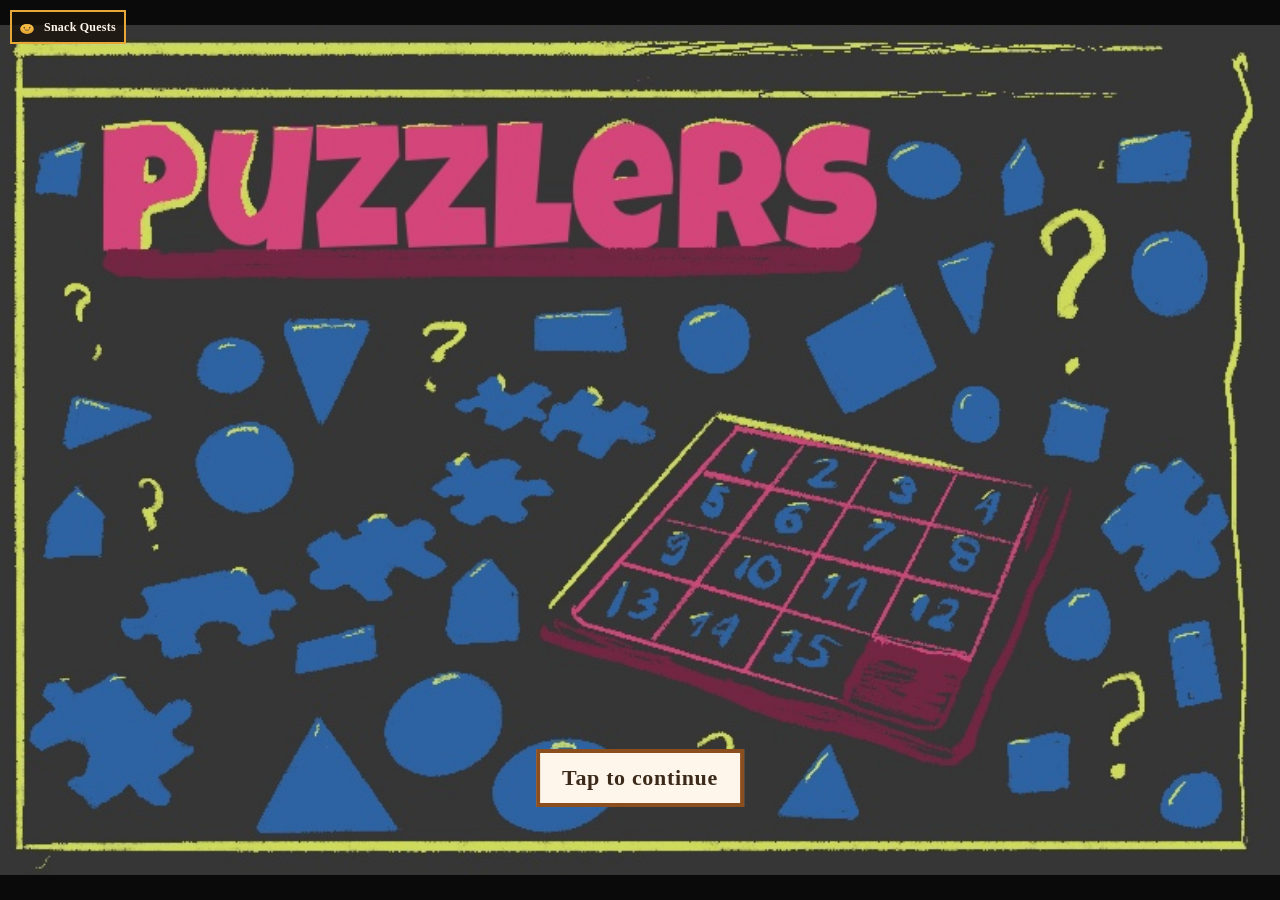
<file: index.html>
<!DOCTYPE html>
<html lang="en">
<head>
<meta charset="UTF-8">
<meta name="viewport" content="width=device-width, initial-scale=1.0">
<title>Puzzlers</title>
<style>
  :root {
    --bg: #14141c;
    --card: #1e1e2a;
    --line: #05050a;
    --teal: #60d0c0;
    --magenta: #d840b8;
    --yellow: #f8e060;
    --paper: #e9e6da;
  }
  * { box-sizing: border-box; }
  html, body {
    margin: 0;
    padding: 0;
    background: var(--bg);
    color: var(--paper);
    font-family: "Trebuchet MS", "Segoe UI", Verdana, sans-serif;
    min-height: 100%;
    min-height: 100dvh;
  }
  .wrap {
    max-width: 900px;
    margin: 0 auto;
    padding: 32px 20px 56px;
  }
  header {
    text-align: center;
    margin-bottom: 32px;
  }
  h1 {
    margin: 0;
    font-size: 34px;
    letter-spacing: 4px;
    color: var(--yellow);
    text-shadow: 2px 2px 0 var(--line);
  }
  .tagline {
    margin: 8px 0 0;
    color: var(--teal);
    font-size: 13px;
    letter-spacing: 1px;
  }
  .grid {
    display: grid;
    grid-template-columns: repeat(auto-fit, minmax(240px, 1fr));
    gap: 18px;
  }
  a.card {
    display: block;
    background: var(--card);
    border: 3px solid var(--line);
    border-radius: 14px;
    padding: 20px;
    text-decoration: none;
    color: var(--paper);
    transition: transform 0.15s ease, border-color 0.15s ease;
    box-shadow: 0 6px 0 var(--line);
  }
  a.card:hover {
    transform: translateY(-3px);
    border-color: var(--yellow);
  }
  a.card:active { transform: translateY(0); }
  .card h2 {
    margin: 0 0 6px;
    font-size: 19px;
    letter-spacing: 1.5px;
    color: var(--yellow);
  }
  .card p {
    margin: 0;
    font-size: 13px;
    color: #c8c6ba;
    line-height: 1.4;
  }
  .swatch {
    display: inline-block;
    width: 10px; height: 10px;
    border-radius: 50%;
    margin-right: 6px;
  }
  footer {
    text-align: center;
    margin-top: 40px;
    font-size: 11px;
    color: #6c6c80;
  }
  footer a { color: var(--teal); }
</style>
<style>

        #sq-open {
            position: fixed;
            inset: 0;
            z-index: 99999;
            background: #0a0a0a;
            display: flex;
            align-items: center;
            justify-content: center;
            box-sizing: border-box;
            padding: env(safe-area-inset-top) env(safe-area-inset-right) env(safe-area-inset-bottom) env(safe-area-inset-left);
        }
        #sq-open.is-off { display: none !important; }
        #sq-open .sq-stage {
            position: relative;
            width: min(100%, 1400px);
            max-height: 100%;
            max-height: 100dvh;
        }
        #sq-open .sq-art {
            display: block;
            width: 100%;
            height: auto;
            max-height: 100dvh;
            object-fit: contain;
        }
        #sq-open.pixel .sq-art {
            image-rendering: pixelated;
            image-rendering: crisp-edges;
        }
        #sq-open .sq-play {
            position: absolute;
            left: 50%;
            bottom: 8%;
            transform: translateX(-50%);
            background: none;
            border: 0;
            padding: 12px 16px;
            cursor: pointer;
            -webkit-tap-highlight-color: transparent;
            touch-action: manipulation;
        }
        #sq-open .sq-play img {
            display: block;
            width: 276px;
            height: 87px;
            image-rendering: pixelated;
            image-rendering: crisp-edges;
            image-rendering: -moz-crisp-edges;
            pointer-events: none;
        }
        @media (max-width: 640px) {
            #sq-open .sq-play img { width: 184px; height: 58px; }
        }

        #sq-open .sq-continue {
            position: absolute;
            left: 50%;
            bottom: 8%;
            transform: translateX(-50%);
            background: #fff6eb;
            color: #3b2a1a;
            border: 4px solid #8b4e1f;
            font-family: Georgia, "Times New Roman", serif;
            font-size: clamp(16px, 4vw, 22px);
            font-weight: 700;
            letter-spacing: 0.03em;
            padding: 12px 22px;
            cursor: pointer;
            -webkit-tap-highlight-color: transparent;
            touch-action: manipulation;
        }
        #sq-open .sq-howto {
            display: none;
            width: min(100%, 560px);
            max-height: 92dvh;
            overflow: auto;
            box-sizing: border-box;
            padding: 8px;
        }
        #sq-open.is-howto .sq-stage { display: none; }
        #sq-open.is-howto .sq-howto { display: block; }
        #sq-open .sq-howto-card {
            background: #fff6eb;
            color: #3b2a1a;
            border: 4px solid #8b4e1f;
            padding: 22px 20px 16px;
            text-align: center;
            box-sizing: border-box;
        }
        #sq-open .sq-howto-card h2 {
            margin: 0 0 12px;
            font-family: Georgia, "Times New Roman", serif;
            font-size: clamp(22px, 5vw, 30px);
            line-height: 1.2;
        }
        #sq-open .sq-howto-card p {
            margin: 0 0 10px;
            font-size: clamp(15px, 3.6vw, 18px);
            line-height: 1.45;
            text-align: left;
        }
        #sq-open.is-howto .sq-play {
            position: static;
            transform: none;
            margin: 10px auto 0;
            display: inline-block;
        }

        #sq-open .sq-studio {
            position: absolute;
            top: 10px;
            left: 10px;
            z-index: 5;
            display: flex;
            align-items: center;
            gap: 6px;
            text-decoration: none;
            color: #fff6eb;
            background: rgba(26, 18, 12, 0.78);
            border: 2px solid #e8a838;
            padding: 4px 8px 4px 4px;
            font-family: Georgia, "Times New Roman", serif;
            font-size: 12px;
            font-weight: 700;
            letter-spacing: 0.02em;
            line-height: 1;
            -webkit-tap-highlight-color: transparent;
        }
        #sq-open .sq-studio svg {
            display: block;
            width: 22px;
            height: 22px;
            flex: none;
        }



</style>
</head>
<body>
<div id="sq-open" role="dialog" aria-modal="true" aria-label="Puzzlers">
    <a class="sq-studio" href="https://snackquests.com" id="sq-studio">
    <svg viewBox="0 0 64 64" width="22" height="22" aria-hidden="true" focusable="false">
      <ellipse cx="32" cy="38" rx="20" ry="14" fill="#E8A838"/>
      <ellipse cx="32" cy="34" rx="18" ry="11" fill="#F4B942"/>
      <circle cx="24" cy="34" r="2.2" fill="#3B2A1A"/>
      <circle cx="40" cy="34" r="2.2" fill="#3B2A1A"/>
      <path d="M26 40c2 2.4 10 2.4 12 0" fill="none" stroke="#3B2A1A" stroke-width="2" stroke-linecap="round"/>
    </svg>
    <span>Snack Quests</span>
  </a>
<div class="sq-stage" id="sq-art-screen">
    <img class="sq-art" src="assets/opening.jpg" alt="Puzzlers">
    <button type="button" class="sq-continue" id="sq-continue">Tap to continue</button>
  </div>
  <div class="sq-howto" id="sq-howto">
    <div class="sq-howto-card">
      <h2>How to play</h2>
      <p>Slide. Match. Solve.</p>
      <button type="button" class="sq-play" id="sq-play" aria-label="Play">
        <img src="assets/btn_play.png" alt="PLAY" width="92" height="29">
      </button>
    </div>
  </div>
</div>

  <div class="wrap">
    <header>
      <h1>PUZZLERS</h1>
      <p class="tagline">Four small puzzle games</p>
    </header>
    <div class="grid">
      <a class="card" href="match-3/">
        <h2><span class="swatch" style="background:var(--magenta)"></span>Match-3</h2>
        <p>Classic match-three, diagonal mode &mdash; only diagonal three-in-a-rows count.</p>
      </a>
      <a class="card" href="gem-match/">
        <h2><span class="swatch" style="background:var(--teal)"></span>Bracket Racket</h2>
        <p>A hand-drawn match-three board of tabs and brackets, tuned and hardened for mobile touch play.</p>
      </a>
      <a class="card" href="pipe-flow/">
        <h2><span class="swatch" style="background:var(--yellow)"></span>Pipe Flow</h2>
        <p>Tap a pipe to rotate it. Route the flow from spout to drain without leaks.</p>
      </a>
      <a class="card" href="growth-meter/">
        <h2><span class="swatch" style="background:var(--magenta)"></span>Growth Meter</h2>
        <p>A Daily Bread devotional puzzle &mdash; five short stages alternating a vine-path and a memory-match puzzle, each closing with a verse.</p>
      </a>
    </div>
    <footer>
      <a href="https://github.com/chearst444/Puzzlers">chearst444/Puzzlers</a> on GitHub
    </footer>
  </div>

<script>
(function () {
  var overlay = document.getElementById('sq-open');
  var cont = document.getElementById('sq-continue');
  var btn = document.getElementById('sq-play');
  var stage = overlay && overlay.querySelector('.sq-stage');
  if (!overlay) return;
  function goHowto(e) {
    if (overlay.classList.contains('is-howto') || overlay.classList.contains('is-off')) return;
    if (e) { e.preventDefault(); e.stopPropagation(); }
    overlay.classList.add('is-howto');
  }
  function start(e) {
    if (e) { e.preventDefault(); e.stopPropagation(); }
    overlay.classList.add('is-off');
    overlay.setAttribute('aria-hidden', 'true');
    if (typeof gameState !== 'undefined' && gameState === 'TITLE') {
      gameState = 'PLAYING';
    }
    document.dispatchEvent(new CustomEvent('sq-play'));
  }
  if (cont) cont.addEventListener('click', goHowto);
  if (stage) stage.addEventListener('click', goHowto);
  if (btn) btn.addEventListener('click', start);
  window.addEventListener('keydown', function (e) {
    if (overlay.classList.contains('is-off')) return;
    if (e.code === 'Enter' || e.code === 'Space') {
      if (overlay.classList.contains('is-howto')) start(e);
      else goHowto(e);
    }
  }, true);
})();
</script>

</body>
</html>
</file>
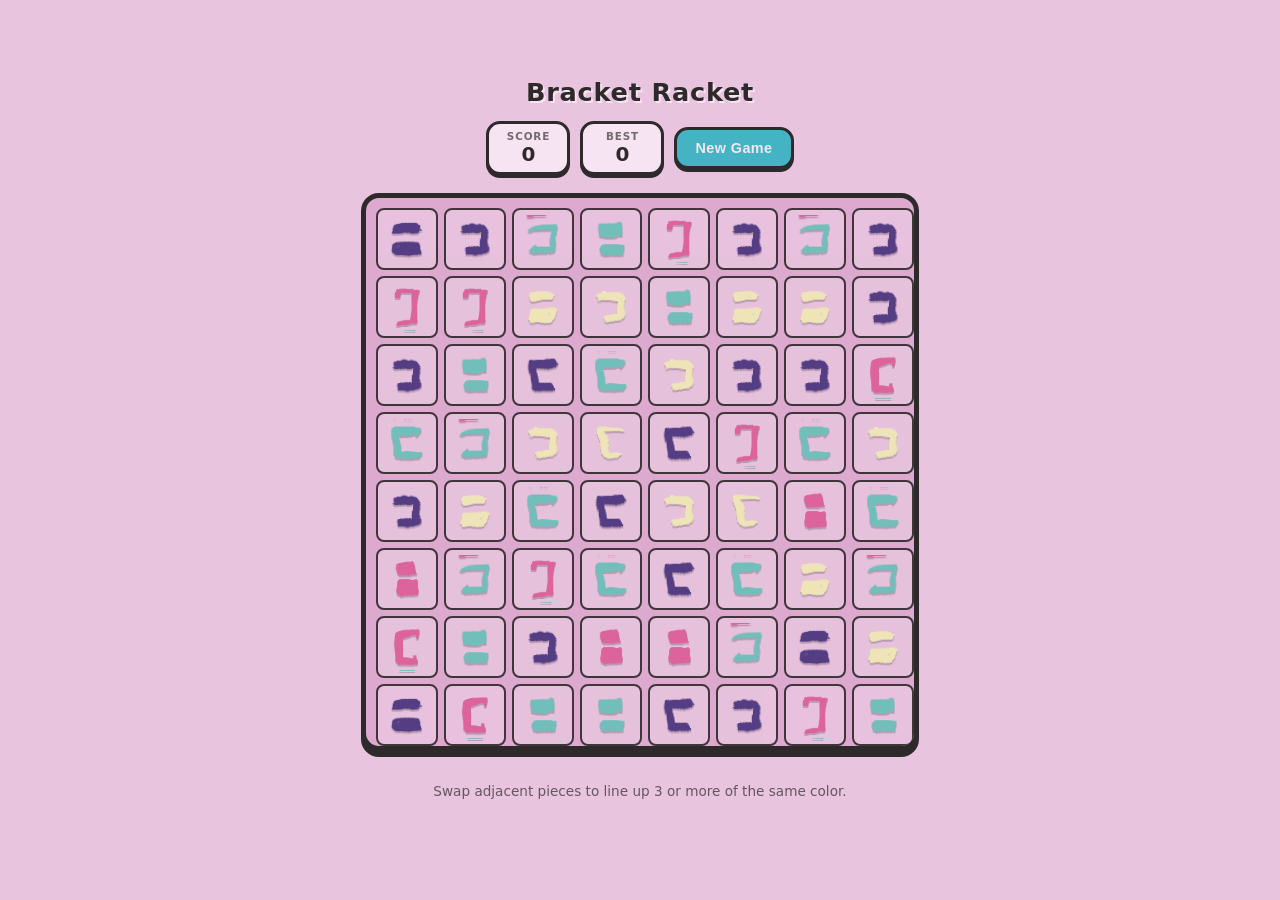
<file: gem-match/index.html>
<!DOCTYPE html>
<html lang="en">
<head>
<meta charset="UTF-8" />
<meta name="viewport" content="width=device-width, initial-scale=1, maximum-scale=1, minimum-scale=1, user-scalable=no, viewport-fit=cover" />
<meta name="mobile-web-app-capable" content="yes" />
<meta name="apple-mobile-web-app-capable" content="yes" />
<meta name="apple-mobile-web-app-status-bar-style" content="black-translucent" />
<meta name="theme-color" content="#E8C4DE" />
<title>Puzzlers &mdash; Bracket Racket</title>
<link rel="stylesheet" href="css/style.css" />
</head>
<body>
<div id="app">

  <header class="hud">
    <h1 class="title">Bracket Racket</h1>
    <div class="pill pill--score" aria-label="Score panel">
      <span class="pill__label">SCORE</span>
      <span class="pill__value" id="scoreValue">0</span>
    </div>
    <div class="pill pill--best" aria-label="Best score panel">
      <span class="pill__label">BEST</span>
      <span class="pill__value" id="bestValue">0</span>
    </div>
    <button class="btn" id="newGameBtn" type="button">New Game</button>
  </header>

  <main class="board-wrap">
    <div class="board" id="board" role="grid" aria-label="Match-3 board"></div>
    <div class="board-message" id="boardMessage" hidden></div>
  </main>

  <footer class="foot">
    <p>Swap adjacent pieces to line up 3 or more of the same color.</p>
  </footer>

</div>
<script src="js/game.js"></script>
</body>
</html>
</file>
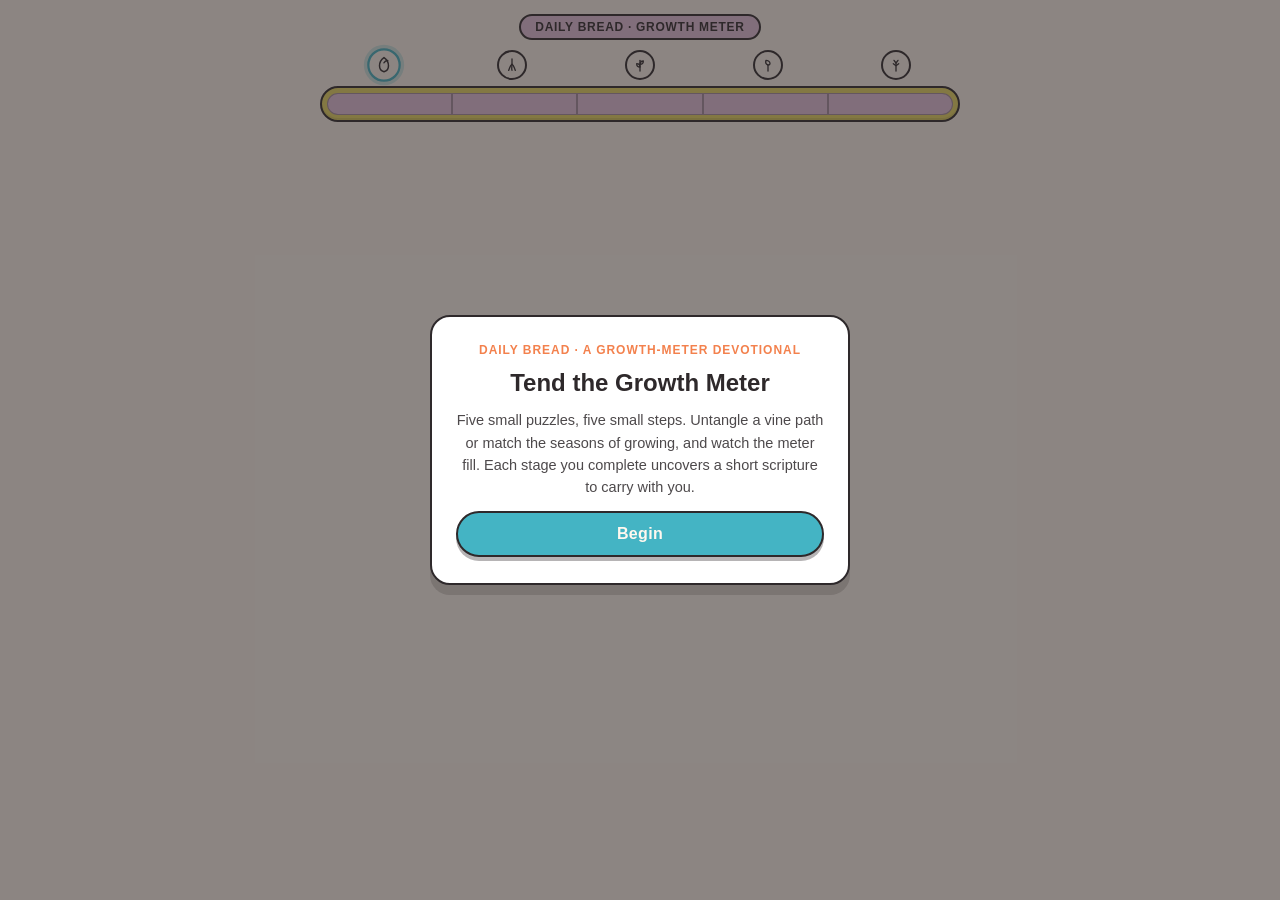
<file: growth-meter/index.html>
<!DOCTYPE html>
<html lang="en">
<head>
<meta charset="UTF-8" />
<meta name="viewport" content="width=device-width, initial-scale=1, maximum-scale=1, minimum-scale=1, user-scalable=no, viewport-fit=cover" />
<meta name="mobile-web-app-capable" content="yes" />
<meta name="apple-mobile-web-app-capable" content="yes" />
<meta name="apple-mobile-web-app-status-bar-style" content="black-translucent" />
<meta name="theme-color" content="#44B4C4" />
<title>Growth Meter &mdash; Daily Bread Puzzle</title>
<link rel="stylesheet" href="css/style.css" />
</head>
<body>
<div id="app">

  <header class="hud">
    <span class="track-tag">Daily Bread &middot; Growth Meter</span>

    <div class="meter-wrap" role="group" aria-label="Growth progress">
      <div class="icon-row" id="iconRow"></div>
      <div class="meter" id="meter">
        <div class="meter__inner" id="meterInner"></div>
      </div>
    </div>

    <div class="stage-info">
      <h1 class="stage-info__title" id="stageTitle">&nbsp;</h1>
      <p class="stage-info__subtitle" id="stageSubtitle">&nbsp;</p>
    </div>
  </header>

  <main id="stageWrap" class="stage-wrap" aria-label="Puzzle stage"></main>

</div>

<div id="introOverlay" class="overlay" role="dialog" aria-modal="true">
  <div class="overlay__card">
    <p class="overlay__eyebrow">Daily Bread &middot; a growth-meter devotional</p>
    <h2 class="overlay__title">Tend the Growth Meter</h2>
    <p class="overlay__body">
      Five small puzzles, five small steps. Untangle a vine path or match the
      seasons of growing, and watch the meter fill. Each stage you complete
      uncovers a short scripture to carry with you.
    </p>
    <button class="btn btn--primary" id="beginBtn" type="button">Begin</button>
  </div>
</div>

<div id="reflectionOverlay" class="overlay" role="dialog" aria-modal="true" hidden>
  <div class="overlay__card">
    <p class="overlay__eyebrow" id="reflectionStage">Stage 1 of 5</p>
    <h2 class="overlay__title" id="reflectionRef">Reference</h2>
    <p class="overlay__verse" id="reflectionVerse">&ldquo;&rdquo;</p>
    <p class="overlay__body" id="reflectionNote"></p>
    <button class="btn btn--primary" id="continueBtn" type="button">Continue</button>
  </div>
</div>

<div id="harvestOverlay" class="overlay" role="dialog" aria-modal="true" hidden>
  <div class="overlay__card overlay__card--wide">
    <p class="overlay__eyebrow">Growth Meter complete</p>
    <h2 class="overlay__title">The Harvest</h2>
    <p class="overlay__body">
      Every stage is tended. Here is what you gathered along the way:
    </p>
    <ol class="harvest-list" id="harvestList"></ol>
    <button class="btn btn--primary" id="restartBtn" type="button">Plant Again</button>
  </div>
</div>

<script src="js/game.js"></script>
</body>
</html>
</file>
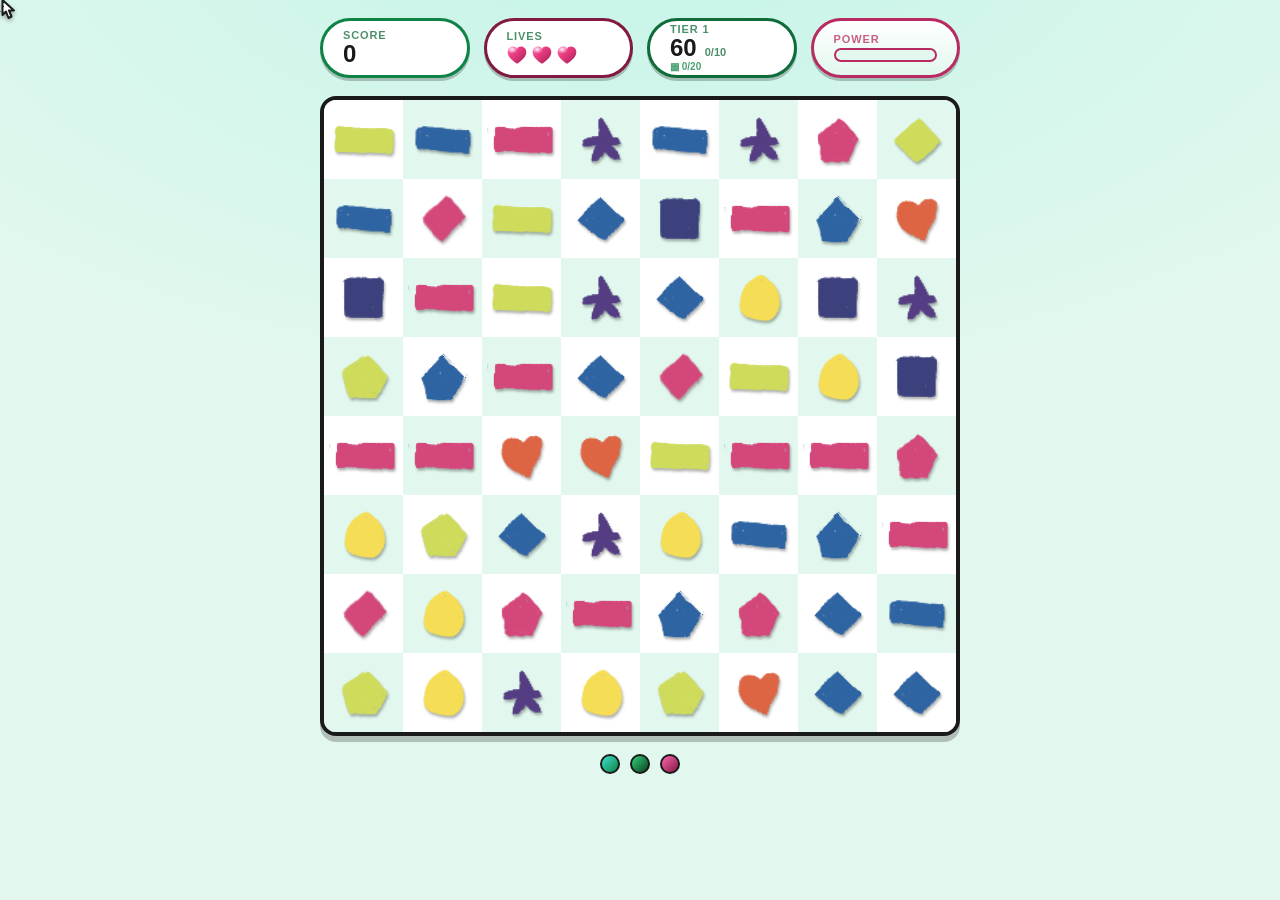
<file: match-3/index.html>
<!DOCTYPE html>
<html lang="en">
<head>
<meta charset="UTF-8" />
<meta name="viewport" content="width=device-width, initial-scale=1, maximum-scale=1, minimum-scale=1, user-scalable=no, viewport-fit=cover" />
<meta name="mobile-web-app-capable" content="yes" />
<meta name="apple-mobile-web-app-capable" content="yes" />
<meta name="apple-mobile-web-app-status-bar-style" content="black-translucent" />
<meta name="theme-color" content="#0E8345" />
<title>Puzzlers &mdash; Match-3</title>
<link rel="stylesheet" href="css/style.css" />
</head>
<body>
<div id="app">

  <header id="hud" class="hud">
    <div class="pill pill--score" id="scorePanel" aria-label="Score panel">
      <div class="pill__content">
        <span class="pill__label">SCORE</span>
        <span class="pill__value" id="scoreValue">0</span>
      </div>
    </div>

    <div class="pill pill--hearts" id="heartsPanel" aria-label="Lives panel">
      <div class="pill__content">
        <span class="pill__label">LIVES</span>
        <div class="hearts" id="heartsRow">
          <span class="heart is-filled"></span>
          <span class="heart is-filled"></span>
          <span class="heart is-filled"></span>
        </div>
      </div>
    </div>

    <div class="pill pill--timer" id="timerPanel" aria-label="Time-attack tier panel">
      <span class="time-bonus" id="timeBonus"></span>
      <div class="pill__content">
        <span class="pill__label" id="tierLabel">TIER 1</span>
        <div class="timer-row">
          <span class="pill__value" id="timerValue">60</span>
          <span class="timer-progress" id="tierProgress">0/10</span>
        </div>
        <span class="mode-progress" id="modeProgress">▦ 0/20</span>
      </div>
    </div>

    <div class="pill pill--power" id="powerPanel" aria-label="Power meter panel">
      <div class="pill__content pill__content--power">
        <span class="pill__label">POWER</span>
        <div class="meter" id="meterTrack">
          <div class="meter__fill" id="meterFill"></div>
          <span class="meter__word" id="meterWord"></span>
        </div>
      </div>
    </div>
  </header>

  <div id="frenzyTag" class="frenzy-tag" hidden>FRENZY</div>
  <div id="banner" class="banner" hidden></div>

  <main id="boardWrap" class="board-wrap">
    <div id="board" class="board" role="grid" aria-label="Match-3 game board"></div>
  </main>

  <footer class="legend" aria-hidden="true">
    <span class="legend__chip legend__chip--teal"></span>
    <span class="legend__chip legend__chip--forest"></span>
    <span class="legend__chip legend__chip--pink"></span>
  </footer>

</div>

<div id="countdownOverlay" class="countdown-overlay" hidden>
  <span class="countdown-overlay__num" id="countdownNumber">10</span>
</div>

<div id="modeScreen" class="mode-screen" hidden>
  <div class="mode-screen__card" id="modeScreenCard">
    <div class="mode-screen__title" id="modeScreenTitle">DIAGONAL TIME</div>
    <p class="mode-screen__subtitle" id="modeScreenSubtitle">Only diagonal 3-in-a-rows count now.</p>
    <div class="mode-screen__timer" id="modeScreenTimer">Starting in 5&hellip;</div>
  </div>
</div>

<div id="cursorSprite" aria-hidden="true"></div>
<script src="js/game.js"></script>
</body>
</html>
</file>
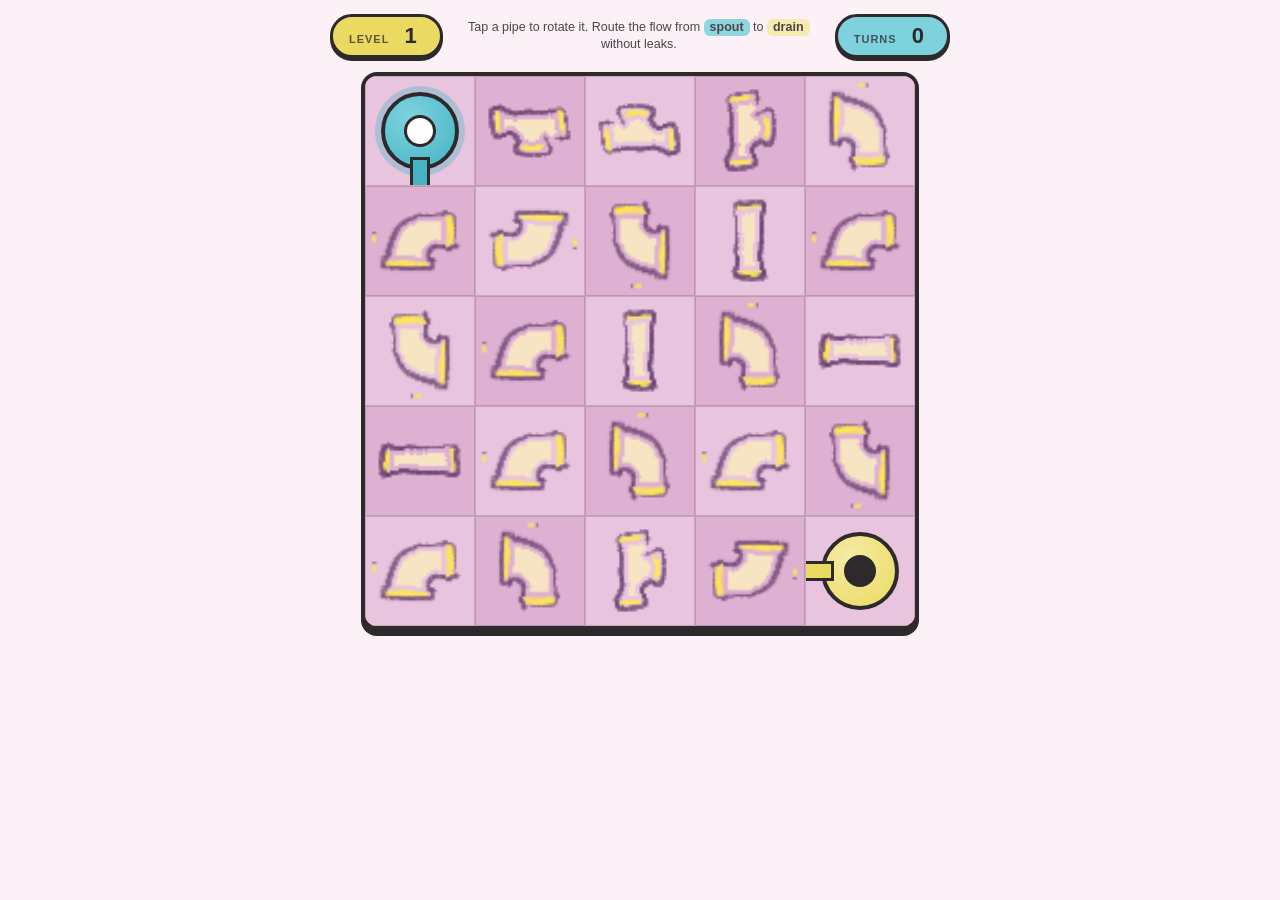
<file: pipe-flow/index.html>
<!DOCTYPE html>
<html lang="en">
<head>
<meta charset="UTF-8" />
<meta name="viewport" content="width=device-width, initial-scale=1, maximum-scale=1, minimum-scale=1, user-scalable=no, viewport-fit=cover" />
<meta name="mobile-web-app-capable" content="yes" />
<meta name="apple-mobile-web-app-capable" content="yes" />
<meta name="apple-mobile-web-app-status-bar-style" content="black-translucent" />
<meta name="theme-color" content="#E8C4DE" />
<title>Puzzlers &mdash; Pipe Flow</title>
<link rel="stylesheet" href="css/style.css" />
</head>
<body>
<div id="app">

  <header id="hud" class="hud">
    <div class="pill pill--level" id="levelPanel" aria-label="Level counter">
      <div class="pill__content">
        <span class="pill__label">LEVEL</span>
        <span class="pill__value" id="levelValue">1</span>
      </div>
    </div>

    <p class="instructions">Tap a pipe to rotate it. Route the flow from
      <span class="instructions__chip instructions__chip--source">spout</span> to
      <span class="instructions__chip instructions__chip--dest">drain</span> without leaks.</p>

    <div class="pill pill--rotations" id="rotationsPanel" aria-label="Rotation counter">
      <div class="pill__content">
        <span class="pill__label">TURNS</span>
        <span class="pill__value" id="rotationsValue">0</span>
      </div>
    </div>
  </header>

  <main id="boardWrap" class="board-wrap">
    <div id="board" class="board" role="grid" aria-label="Pipe connection puzzle board"></div>
  </main>

  <div id="confetti" class="confetti" aria-hidden="true"></div>

  <div id="winToast" class="win-toast" hidden>
    <span class="win-toast__title">Flow Complete!</span>
    <span class="win-toast__subtitle" id="winSubtitle">Level 1 solved</span>
  </div>

</div>

<script src="js/game.js"></script>
</body>
</html>
</file>
<file: gem-match/css/style.css>
/* ===========================================================
   Bracket Racket — palette
   =========================================================== */
:root {
  --tomato-red:     #E9453A;
  --squash-orange:  #F3814D;
  --marigold-yellow:#EBDA61;
  --sky-teal:       #44B4C4;
  --olive-vine:     #BFA749;

  --blush-pink:     #E8C4DE;
  --ink-outline:    #2E292B;

  --blush-pink-deep: #DDA9CF;
  --paper:          #F7E4F2;

  --cell-size: min(11.5vw, 11.5vh, 68px);
  --board-gap: 6px;
  --board-pad: 10px;
}

* { box-sizing: border-box; }
[hidden] { display: none !important; }

html, body {
  margin: 0;
  padding: 0;
  min-height: 100%;
  overscroll-behavior: none;
  background: var(--blush-pink);
  color: var(--ink-outline);
  font-family: "Baloo 2", "Trebuchet MS", "Segoe UI", system-ui, sans-serif;
  -webkit-tap-highlight-color: transparent;
  -webkit-touch-callout: none;
  user-select: none;
  /* pan-y (not none): lets the page scroll on cramped screens instead of
     clipping content, while the board/gems below opt out with their own
     touch-action:none so dragging a gem never scrolls the page. */
  touch-action: pan-y;
  overflow-x: hidden;
}

#app {
  min-height: 100vh;
  min-height: 100dvh;
  display: flex;
  flex-direction: column;
  align-items: center;
  justify-content: center;
  gap: 18px;
  padding: 18px 12px 28px;
  padding-top: calc(18px + env(safe-area-inset-top, 0px));
  padding-bottom: calc(28px + env(safe-area-inset-bottom, 0px));
  padding-left: calc(12px + env(safe-area-inset-left, 0px));
  padding-right: calc(12px + env(safe-area-inset-right, 0px));
  box-sizing: border-box;
}

/* ---------- HUD ---------- */
.hud {
  display: flex;
  align-items: center;
  flex-wrap: wrap;
  justify-content: center;
  gap: 10px;
  max-width: 560px;
  width: 100%;
}

.title {
  width: 100%;
  text-align: center;
  margin: 0 0 4px;
  font-size: 1.6rem;
  letter-spacing: 0.03em;
  color: var(--ink-outline);
  text-shadow: 2px 2px 0 var(--paper);
}

.pill {
  display: flex;
  flex-direction: column;
  align-items: center;
  min-width: 84px;
  padding: 6px 14px;
  background: var(--paper);
  border: 3px solid var(--ink-outline);
  border-radius: 14px;
  box-shadow: 0 3px 0 var(--ink-outline);
}

.pill__label {
  font-size: 0.65rem;
  font-weight: 700;
  letter-spacing: 0.08em;
  color: var(--ink-outline);
  opacity: 0.65;
}

.pill__value {
  font-size: 1.25rem;
  font-weight: 800;
  color: var(--ink-outline);
  font-variant-numeric: tabular-nums;
}

.btn {
  padding: 10px 18px;
  font-size: 0.9rem;
  font-weight: 700;
  letter-spacing: 0.03em;
  color: var(--paper);
  background: var(--sky-teal);
  border: 3px solid var(--ink-outline);
  border-radius: 14px;
  box-shadow: 0 3px 0 var(--ink-outline);
  cursor: pointer;
}
.btn:active {
  transform: translateY(2px);
  box-shadow: 0 1px 0 var(--ink-outline);
}

/* ---------- Board ---------- */
.board-wrap {
  position: relative;
}

.board {
  position: relative;
  display: block;
  overflow: hidden;
  touch-action: none;
  background: var(--blush-pink-deep);
  border: 5px solid var(--ink-outline);
  border-radius: 18px;
  padding: var(--board-pad);
  box-shadow: 0 6px 0 var(--ink-outline);
}

/* grid line cells drawn under the gems, gives the "ink outline on the grid" look */
.cell {
  position: absolute;
  border: 2px solid var(--ink-outline);
  border-radius: 8px;
  background: var(--blush-pink);
  opacity: 0.9;
}

.cell.is-selected {
  background: var(--paper);
  box-shadow: inset 0 0 0 3px var(--ink-outline);
}

.cell.is-hint {
  animation: hint-pulse 1s ease-in-out infinite;
}

@keyframes hint-pulse {
  0%, 100% { box-shadow: inset 0 0 0 0 rgba(46,41,43,0); }
  50%      { box-shadow: inset 0 0 0 3px rgba(46,41,43,0.35); }
}

/* ---------- Gems ---------- */
.gem {
  position: absolute;
  display: flex;
  align-items: center;
  justify-content: center;
  width: var(--cell-size);
  height: var(--cell-size);
  transition: transform 220ms cubic-bezier(.35,1.6,.6,1), opacity 160ms ease, left 220ms cubic-bezier(.35,1.6,.6,1), top 220ms cubic-bezier(.35,1.6,.6,1);
  cursor: pointer;
  touch-action: none;
  -webkit-touch-callout: none;
  -webkit-user-drag: none;
  will-change: left, top, transform, opacity;
}

.gem__art {
  width: 78%;
  height: 78%;
  background-repeat: no-repeat;
  background-position: center;
  background-size: contain;
  filter: drop-shadow(0 2px 0 rgba(46,41,43,0.25));
  transition: transform 140ms ease;
}

.gem.is-selected .gem__art {
  transform: scale(1.12);
}

.gem.is-matched {
  transform: scale(0);
  opacity: 0;
  transition: transform 220ms ease-in, opacity 220ms ease-in;
}

.gem.is-spawning {
  opacity: 0;
}

.gem.is-invalid .gem__art {
  animation: shake 320ms ease;
}

@keyframes shake {
  0%, 100% { transform: translateX(0); }
  25%      { transform: translateX(-6%); }
  75%      { transform: translateX(6%); }
}

/* ---------- Board message overlay ---------- */
.board-message {
  position: absolute;
  inset: 0;
  display: flex;
  align-items: center;
  justify-content: center;
  background: rgba(232, 196, 222, 0.9);
  border: 5px solid var(--ink-outline);
  border-radius: 18px;
  font-size: 1.3rem;
  font-weight: 800;
  color: var(--ink-outline);
  text-align: center;
  padding: 20px;
}

.foot {
  max-width: 480px;
  text-align: center;
  opacity: 0.7;
  font-size: 0.85rem;
}

/* ---------- small / short screens (phones, phone landscape) ---------- */
@media (max-width: 420px) {
  .title { font-size: 1.3rem; }
  .pill { min-width: 68px; padding: 5px 10px; }
  .btn { padding: 8px 14px; font-size: 0.82rem; }
}

@media (max-height: 480px) {
  #app { gap: 8px; padding-top: calc(8px + env(safe-area-inset-top, 0px)); padding-bottom: calc(8px + env(safe-area-inset-bottom, 0px)); }
  .title { font-size: 1.05rem; margin-bottom: 0; }
  .foot { font-size: 0.7rem; }
  .foot p { margin: 2px 0; }
}

/* Very short viewports (phone landscape): the title and footer help text
   are nice-to-haves, not load-bearing — drop them first to keep the whole
   board on screen instead of clipped or scrolled. */
@media (max-height: 360px) {
  #app { gap: 4px; }
  .title { display: none; }
  .foot { display: none; }
  .pill { padding: 2px 8px; min-width: 0; }
  .pill__label { font-size: 0.55rem; }
  .pill__value { font-size: 0.95rem; }
  .btn { padding: 5px 10px; font-size: 0.72rem; }
}
</file>
<file: growth-meter/css/style.css>
/* =========================================================================
   Growth Meter — Daily Bread devotional puzzle
   A striped "growth meter" (recolored Kenney progress-bar styling, built in
   pure CSS since no bitmap asset ships in this repo) fills in five segments
   as the player clears five small vine-path / memory-match puzzles. Every
   completed segment unlocks a short scripture + reflection line.

   Harvest Palette:
     Tomato Red    #E9453A   Squash Orange #F3814D   Marigold Yellow #EBDA61
     Sky Teal      #44B4C4   Olive Vine    #BFA749    Blush Pink      #E8C4DE
     Ink Outline   #2E292B
   ========================================================================= */

:root {
  --tomato:   #E9453A;
  --squash:   #F3814D;
  --marigold: #EBDA61;
  --sky-teal: #44B4C4;
  --olive:    #BFA749;
  --blush:    #E8C4DE;
  --ink:      #2E292B;

  --paper: #FFF8EF;
  --card:  #FFFFFF;

  --dur: 260ms;
  color-scheme: light;
}

/* --------------------------------- Reset -------------------------------- */
* { box-sizing: border-box; }
html, body {
  margin: 0;
  padding: 0;
  width: 100%;
  height: 100%;
  overscroll-behavior: none;
  background: var(--paper);
}
body {
  font-family: -apple-system, BlinkMacSystemFont, "Segoe UI", Roboto, "Helvetica Neue", Arial, sans-serif;
  color: var(--ink);
  touch-action: pan-y;
  -webkit-user-select: none;
  user-select: none;
  -webkit-tap-highlight-color: transparent;
  overflow-x: hidden;
}
h1, h2, p { margin: 0; }
button { font: inherit; }

/* ------------------------------- App shell ------------------------------- */
#app {
  min-height: 100dvh;
  display: flex;
  flex-direction: column;
  align-items: center;
  padding: max(14px, env(safe-area-inset-top)) 16px max(14px, env(safe-area-inset-bottom));
  gap: 18px;
}

.hud {
  width: min(94vw, 640px);
  display: flex;
  flex-direction: column;
  gap: 10px;
}

.track-tag {
  align-self: center;
  font-size: 12px;
  font-weight: 700;
  letter-spacing: 0.06em;
  text-transform: uppercase;
  color: var(--ink);
  background: var(--blush);
  border: 2px solid var(--ink);
  border-radius: 999px;
  padding: 4px 14px;
}

/* --------------------------------- Meter ---------------------------------
   Outer shell = Marigold Yellow, standing in for the rounded end-cap pieces
   of a Kenney striped progress bar. Inset track = Blush Pink background.
   Each of the 5 segments fills independently with a striped Sky Teal bar. */
.meter-wrap { display: flex; flex-direction: column; gap: 6px; }

.icon-row {
  display: flex;
}
.icon-row__item {
  flex: 1;
  display: flex;
  justify-content: center;
}
.stage-icon {
  width: 30px;
  height: 30px;
  border-radius: 50%;
  display: flex;
  align-items: center;
  justify-content: center;
  background: var(--paper);
  border: 2.5px solid var(--ink);
  color: var(--ink);
  transition: background var(--dur) ease, border-color var(--dur) ease, transform var(--dur) ease;
}
.stage-icon svg { width: 16px; height: 16px; display: block; }
.stage-icon.is-current {
  border-color: var(--sky-teal);
  transform: scale(1.12);
  box-shadow: 0 0 0 3px rgba(68, 180, 196, 0.25);
}
.stage-icon.is-complete {
  background: var(--squash);
  border-color: var(--ink);
  color: var(--paper);
}

.meter {
  padding: 5px;
  background: var(--marigold);
  border: 2.5px solid var(--ink);
  border-radius: 999px;
  box-shadow: inset 0 -2px 0 rgba(0,0,0,0.08);
}
.meter__inner {
  display: flex;
  background: var(--blush);
  border-radius: 999px;
  overflow: hidden;
  border: 1.5px solid rgba(46,41,43,0.35);
  height: 22px;
}
.meter-seg {
  flex: 1;
  position: relative;
  border-right: 2px solid rgba(46,41,43,0.35);
}
.meter-seg:last-child { border-right: none; }
.meter-seg__fill {
  position: absolute;
  inset: 0;
  width: 0%;
  background:
    repeating-linear-gradient(
      -45deg,
      rgba(255,255,255,0.32) 0 8px,
      rgba(255,255,255,0) 8px 16px
    ),
    var(--sky-teal);
  transition: width 900ms cubic-bezier(.22,.9,.3,1);
}
.meter-seg.is-filled .meter-seg__fill { width: 100%; }

.stage-info { text-align: center; min-height: 44px; }
.stage-info__title {
  font-size: 19px;
  font-weight: 800;
  letter-spacing: 0.01em;
}
.stage-info__subtitle {
  font-size: 13px;
  color: rgba(46,41,43,0.7);
  margin-top: 2px;
}

/* ------------------------------- Stage wrap ------------------------------- */
.stage-wrap {
  width: min(94vw, 520px);
  flex: 1;
  display: flex;
  align-items: center;
  justify-content: center;
  min-height: 0;
}

/* ------------------------------ Vine puzzle -------------------------------
   Each grid cell is a rotatable "vine" tile. Unsolved sides render in Olive
   Vine; once the whole path connects, the run glows Sky Teal with Squash
   Orange leaf nodes at every bend. */
.vine-board {
  --vine-cell: 78px;
  position: relative;
  display: grid;
  gap: 6px;
  padding: 20px;
  background: var(--card);
  border: 2.5px solid var(--ink);
  border-radius: 20px;
  box-shadow: 0 6px 0 rgba(46,41,43,0.12);
}
.vine-cell {
  width: var(--vine-cell);
  height: var(--vine-cell);
  border-radius: 12px;
  background: var(--paper);
  border: 2px solid rgba(46,41,43,0.18);
  position: relative;
}
.vine-cell--path {
  cursor: pointer;
  background: #FFFDF8;
  border-color: rgba(46,41,43,0.3);
}
.vine-cell--path:active { transform: scale(0.96); }
.vine-cell--filler {
  display: flex;
  align-items: center;
  justify-content: center;
}
.vine-cell--filler::before {
  content: "";
  width: 8px;
  height: 8px;
  border-radius: 50%;
  background: rgba(191,167,73,0.45); /* olive dot: soil */
}
.vine-cell__art {
  width: 100%;
  height: 100%;
  transition: transform var(--dur) ease;
}
.vine-cell__art svg { width: 100%; height: 100%; display: block; }
.vine-stroke { stroke: var(--olive); transition: stroke 300ms ease; }
.vine-node { fill: var(--squash); }
.vine-cell.is-flowing .vine-stroke { stroke: var(--sky-teal); }
.vine-cell.is-flowing .vine-cell__art { animation: vine-pulse 900ms ease; }
@keyframes vine-pulse {
  0% { filter: none; }
  40% { filter: drop-shadow(0 0 6px rgba(68,180,196,0.9)); }
  100% { filter: none; }
}

.vine-port {
  position: absolute;
  width: 20px;
  height: 20px;
  border-radius: 50%;
  border: 2px solid var(--ink);
  display: flex;
  align-items: center;
  justify-content: center;
  z-index: 2;
}
.vine-port--entry { background: var(--squash); color: var(--paper); }
.vine-port--exit { background: var(--marigold); color: var(--ink); }
.vine-port svg { width: 11px; height: 11px; }
.vine-port--dir-n { top: -10px; left: 50%; transform: translateX(-50%); }
.vine-port--dir-s { bottom: -10px; left: 50%; transform: translateX(-50%); }
.vine-port--dir-e { right: -10px; top: 50%; transform: translateY(-50%); }
.vine-port--dir-w { left: -10px; top: 50%; transform: translateY(-50%); }

.vine-board__hint {
  position: absolute;
  bottom: -30px;
  left: 0;
  right: 0;
  text-align: center;
  font-size: 12.5px;
  color: rgba(46,41,43,0.65);
}

/* ------------------------------ Match puzzle ------------------------------- */
.match-board {
  display: grid;
  grid-template-columns: repeat(4, 1fr);
  gap: 10px;
  width: 100%;
}
.match-board[data-cols="3"] { grid-template-columns: repeat(3, 1fr); }

.match-card {
  aspect-ratio: 3 / 4;
  perspective: 700px;
  cursor: pointer;
}
.match-card__inner {
  position: relative;
  width: 100%;
  height: 100%;
  transform-style: preserve-3d;
  transition: transform var(--dur) ease;
  border-radius: 14px;
}
.match-card.is-flipped .match-card__inner,
.match-card.is-matched .match-card__inner { transform: rotateY(180deg); }

.match-card__face {
  position: absolute;
  inset: 0;
  border-radius: 14px;
  border: 2.5px solid var(--ink);
  display: flex;
  align-items: center;
  justify-content: center;
  backface-visibility: hidden;
}
.match-card__face--back {
  background: var(--blush);
  background-image: repeating-linear-gradient(
    -45deg, rgba(46,41,43,0.06) 0 6px, transparent 6px 12px
  );
}
.match-card__face--back::after {
  content: "";
  width: 40%;
  height: 40%;
  border-radius: 50%;
  border: 3px solid rgba(46,41,43,0.25);
}
.match-card__face--front {
  background: var(--card);
  transform: rotateY(180deg);
}
.match-card__face--front svg { width: 56%; height: 56%; }
.match-card.is-matched .match-card__face--front {
  background: #FFF3E4;
  border-color: var(--squash);
}
.match-card.is-matched { cursor: default; }

/* --------------------------------- Overlays -------------------------------- */
.overlay {
  position: fixed;
  inset: 0;
  background: rgba(46,41,43,0.55);
  display: flex;
  align-items: center;
  justify-content: center;
  padding: 20px;
  z-index: 20;
}
.overlay[hidden] { display: none; }
.overlay__card {
  width: min(92vw, 420px);
  background: var(--card);
  border: 2.5px solid var(--ink);
  border-radius: 20px;
  padding: 26px 24px;
  box-shadow: 0 10px 0 rgba(46,41,43,0.18);
  text-align: center;
  display: flex;
  flex-direction: column;
  gap: 12px;
  max-height: 86vh;
  overflow-y: auto;
}
.overlay__card--wide { width: min(92vw, 480px); }
.overlay__eyebrow {
  font-size: 12px;
  font-weight: 700;
  letter-spacing: 0.08em;
  text-transform: uppercase;
  color: var(--squash);
}
.overlay__title { font-size: 24px; font-weight: 800; }
.overlay__verse {
  font-size: 16px;
  font-style: italic;
  line-height: 1.5;
  color: var(--ink);
  background: var(--blush);
  border-radius: 12px;
  padding: 12px 14px;
}
.overlay__body {
  font-size: 14.5px;
  line-height: 1.55;
  color: rgba(46,41,43,0.85);
}

.btn {
  border: 2.5px solid var(--ink);
  border-radius: 999px;
  padding: 12px 20px;
  font-weight: 800;
  letter-spacing: 0.02em;
  cursor: pointer;
}
.btn--primary {
  background: var(--sky-teal);
  color: var(--paper);
  box-shadow: 0 4px 0 rgba(46,41,43,0.35);
}
.btn--primary:active { box-shadow: none; transform: translateY(4px); }

.harvest-list {
  text-align: left;
  list-style: none;
  margin: 0;
  padding: 0;
  display: flex;
  flex-direction: column;
  gap: 10px;
}
.harvest-list li {
  border: 2px solid rgba(46,41,43,0.2);
  border-left: 5px solid var(--squash);
  border-radius: 10px;
  padding: 8px 12px;
}
.harvest-list .h-ref {
  font-size: 12px;
  font-weight: 800;
  color: var(--squash);
  text-transform: uppercase;
  letter-spacing: 0.04em;
}
.harvest-list .h-verse {
  font-size: 14px;
  font-style: italic;
  margin-top: 2px;
}

/* -------------------------------- Responsive -------------------------------- */
@media (max-width: 420px) {
  .vine-board { --vine-cell: 62px; padding: 16px; }
  .overlay__title { font-size: 21px; }
}
</file>
<file: match-3/css/style.css>
/* =========================================================================
   Puzzlers — Match-3 stylesheet
   Handmade gem art: every shape+color combo is a cropped PNG of an actual
   marker drawing (assets/handmade/) — real ink and paper texture, not
   generated. `.gem__art` just points its background-image at the right
   file for the gem's data-shape/data-color; the pointer/hand cursor
   sprites are the one generated exception (no hand-drawn source for those).
   ========================================================================= */

:root {
  /* ---- Primary Mint & Teal Greens ---- */
  --teal-1: #40E0D0;   /* Bright Teal Accent   (highlight) */
  --teal-2: #2EE898;   /* Vibrant Mint         (light)     */
  --teal-3: #16C47F;   /* Mid Spring Green     (base)      */
  --teal-4: #0E8345;   /* Deep Emerald Shade   (shadow)    */

  /* ---- Classic Forest & Leaf Greens ---- */
  --forest-1: #33D17A; /* Light Lime Highlight (highlight) */
  --forest-2: #1FA463; /* Leaf Green           (light)     */
  --forest-3: #0F6B38; /* Deep Foliage         (base)      */
  --forest-4: #0A4220; /* Dark Moss Shadow     (shadow)    */

  /* ---- Gemstone Pinks & Magentas ---- */
  --pink-1: #FF66B2;   /* Bright Rose Pink     (highlight) */
  --pink-2: #E6397E;   /* Vibrant Fuchsia      (light)     */
  --pink-3: #B82A61;   /* Deep Magenta         (base)      */
  --pink-4: #801A42;   /* Dark Berry Shadow    (shadow)    */

  /* ---- UI Neutrals ---- */
  --ui-white: #FFFFFF;
  --ui-mint-tint: #E2F8EE;
  --ui-ink: #1A1A1A;

  --board-size: min(94vw, 94vh, 640px);
  --cell: calc(var(--board-size) / 8);
  /* Plain unitless scale factor (cellPx / 64), recomputed by game.js via
     ResizeObserver — kept in JS because dividing two lengths inside calc()
     to get a unitless number for transform:scale() is not reliable across
     browsers. Falls back to 1 before the first measurement. */
  --gem-scale: 1;

  /* Animation speed knobs — plain durations so game.js can speed them up
     during a Frenzy streak without touching any other rule. */
  --dur-motion: 280ms;  /* swap-slide + gravity-fall transitions */
  --dur-clear: 260ms;   /* matched-gem pop-out animation */

  color-scheme: light;
}

/* --------------------------------- Reset -------------------------------- */
* { box-sizing: border-box; }
html, body {
  margin: 0;
  padding: 0;
  width: 100%;
  height: 100%;
  overscroll-behavior: none;
  background: var(--ui-mint-tint);
}
body {
  font-family: -apple-system, BlinkMacSystemFont, "Segoe UI", Roboto, "Helvetica Neue", Arial, sans-serif;
  color: var(--ui-ink);
  /* Lock the page down so it behaves like a native app, not a scrollable
     document: no rubber-banding, no pinch zoom, no text selection drag. */
  touch-action: pan-y;
  -webkit-user-select: none;
  user-select: none;
  -webkit-tap-highlight-color: transparent;
  overflow-x: hidden;
}
img { max-width: 100%; display: block; }

/* ------------------------------- App shell ------------------------------- */
#app {
  min-height: 100dvh;
  display: flex;
  flex-direction: column;
  align-items: center;
  gap: clamp(8px, 2vw, 18px);
  padding: env(safe-area-inset-top, 0) env(safe-area-inset-right, 0) env(safe-area-inset-bottom, 0) env(safe-area-inset-left, 0);
  padding-top: clamp(10px, 2vh, 22px);
  background:
    radial-gradient(120% 90% at 50% -10%, rgba(64, 224, 208, 0.18), transparent 60%),
    var(--ui-mint-tint);
}

/* ---------------------------------- HUD ---------------------------------- */
.hud {
  position: relative;
  width: min(96vw, 640px);
  display: grid;
  grid-template-columns: repeat(4, 1fr);
  gap: clamp(6px, 1.6vw, 14px);
  align-items: stretch;
  transition: filter 0.25s ease;
}
/* A live Frenzy streak gets a teal ring on every pill — distinct from the
   Power meter's pink, so the two systems never read as one thing. */
.hud.is-frenzy .pill {
  box-shadow:
    0 3px 0 rgba(26, 26, 26, 0.25),
    inset 0 2px 0 rgba(255, 255, 255, 0.9),
    0 0 0 3px rgba(64, 224, 208, 0.55);
  animation: frenzyRing 0.6s ease-in-out infinite;
}
@keyframes frenzyRing {
  0%, 100% { box-shadow: 0 3px 0 rgba(26,26,26,0.25), inset 0 2px 0 rgba(255,255,255,0.9), 0 0 0 2px rgba(64,224,208,0.4); }
  50% { box-shadow: 0 3px 0 rgba(26,26,26,0.25), inset 0 2px 0 rgba(255,255,255,0.9), 0 0 0 5px rgba(64,224,208,0.65); }
}

/* "Pill-shaped panels" — flat rounded-rect UI chrome built purely from the
   palette, echoing the blank pill mockups on the asset sheet. */
.pill {
  position: relative;
  min-height: clamp(44px, 8vh, 60px);
  border-radius: 999px;
  background: var(--ui-white);
  border: 3px solid var(--ui-ink);
  box-shadow: 0 3px 0 rgba(26, 26, 26, 0.25), inset 0 2px 0 rgba(255, 255, 255, 0.9);
  display: flex;
  align-items: center;
  padding: 0 clamp(10px, 2.4vw, 20px);
  overflow: hidden;
}
.pill--score { border-color: var(--teal-4); }
.pill--power { border-color: var(--pink-3); background: linear-gradient(180deg, #fff, var(--ui-mint-tint)); }
.pill--hearts { border-color: var(--pink-4); }
/* Overflow:visible so the "+5s" time-bonus pop (below) isn't clipped as it
   drifts up past the pill's own rounded-corner boundary. */
.pill--timer { border-color: var(--forest-3); overflow: visible; }

.pill__content {
  display: flex;
  flex-direction: column;
  justify-content: center;
  width: 100%;
  line-height: 1.05;
}
.pill__label {
  font-size: clamp(9px, 1.6vw, 11px);
  font-weight: 800;
  letter-spacing: 0.08em;
  color: var(--forest-3);
  opacity: 0.75;
}
.pill--power .pill__label { color: var(--pink-3); }
.pill__value {
  font-size: clamp(16px, 3.6vw, 24px);
  font-weight: 800;
  color: var(--ui-ink);
  font-variant-numeric: tabular-nums;
}

.meter {
  position: relative;
  margin-top: 3px;
  height: clamp(10px, 2.2vh, 14px);
  border-radius: 999px;
  background: var(--ui-mint-tint);
  border: 2px solid var(--pink-3);
  overflow: hidden;
}
.meter__fill {
  height: 100%;
  width: 0%;
  border-radius: 999px;
  background: linear-gradient(90deg, var(--pink-1), var(--pink-2), var(--pink-3));
  transition: width 0.35s ease;
}
.meter__word {
  position: absolute;
  inset: 0;
  display: flex;
  align-items: center;
  justify-content: center;
  font-size: clamp(8px, 1.4vw, 10px);
  font-weight: 800;
  letter-spacing: 0.06em;
  color: var(--ui-ink);
  opacity: 0;
  transition: opacity 0.25s ease;
}
.meter__word.is-visible { opacity: 1; }

/* --------------------------------- Hearts --------------------------------- */
.hearts {
  display: flex;
  gap: clamp(2px, 0.8vw, 5px);
  margin-top: 2px;
}
.heart {
  position: relative;
  width: clamp(14px, 3.4vw, 20px);
  height: clamp(14px, 3.4vw, 20px);
  flex: none;
}
.heart::before {
  content: "";
  position: absolute; inset: 0;
  -webkit-mask-image: url("data:image/svg+xml;charset=UTF-8,%3Csvg xmlns='http://www.w3.org/2000/svg' viewBox='0 0 32 29'%3E%3Cpath d='M16 28.5C9 23.7 1 17.6 1 9.9 1 4.9 4.8 1 9.6 1c2.9 0 5.4 1.4 6.4 3.7C17 2.4 19.5 1 22.4 1 27.2 1 31 4.9 31 9.9c0 7.7-8 13.8-15 18.6z'/%3E%3C/svg%3E");
  mask-image: url("data:image/svg+xml;charset=UTF-8,%3Csvg xmlns='http://www.w3.org/2000/svg' viewBox='0 0 32 29'%3E%3Cpath d='M16 28.5C9 23.7 1 17.6 1 9.9 1 4.9 4.8 1 9.6 1c2.9 0 5.4 1.4 6.4 3.7C17 2.4 19.5 1 22.4 1 27.2 1 31 4.9 31 9.9c0 7.7-8 13.8-15 18.6z'/%3E%3C/svg%3E");
  -webkit-mask-size: contain; mask-size: contain;
  -webkit-mask-repeat: no-repeat; mask-repeat: no-repeat;
  -webkit-mask-position: center; mask-position: center;
  background: var(--ui-mint-tint);
  border: 1.5px solid var(--pink-4);
  border-radius: 3px; /* softens the mask's un-rounded SVG corners slightly */
}
.heart.is-filled::before {
  border: none;
  background:
    radial-gradient(ellipse 40% 30% at 26% 22%, rgba(255,255,255,0.9) 0%, rgba(255,255,255,0) 70%),
    linear-gradient(135deg, var(--pink-1) 0%, var(--pink-2) 45%, var(--pink-3) 78%, var(--pink-4) 100%);
  filter: drop-shadow(0 1px 0 var(--pink-4));
}
.heart.is-losing { animation: heartPop 0.5s ease; }
@keyframes heartPop {
  0% { transform: scale(1) rotate(0); }
  30% { transform: scale(1.45) rotate(-10deg); }
  60% { transform: scale(0.8) rotate(8deg); }
  100% { transform: scale(1) rotate(0); }
}
/* Bonus heart from a tier clear — a teal glow (not pink) so it reads as a
   distinct, positive event rather than a variant of the loss shake. */
.heart.is-gained { animation: heartGain 0.65s ease; }
@keyframes heartGain {
  0% { transform: scale(1); filter: drop-shadow(0 0 0 rgba(64, 224, 208, 0)); }
  35% { transform: scale(1.55); filter: drop-shadow(0 0 6px rgba(64, 224, 208, 0.95)); }
  70% { transform: scale(0.92); filter: drop-shadow(0 0 2px rgba(64, 224, 208, 0.4)); }
  100% { transform: scale(1); filter: drop-shadow(0 0 0 rgba(64, 224, 208, 0)); }
}

/* --------------------------------- Timer --------------------------------- */
.timer-row {
  display: flex;
  align-items: baseline;
  gap: clamp(4px, 1.4vw, 8px);
}
.timer-progress {
  font-size: clamp(9px, 1.6vw, 11px);
  font-weight: 700;
  color: var(--forest-3);
  opacity: 0.75;
  font-variant-numeric: tabular-nums;
}
.pill--timer .pill__value.is-urgent {
  color: var(--pink-3);
  animation: urgentPulse 0.5s ease-in-out infinite;
}
@keyframes urgentPulse { 0%, 100% { opacity: 1; } 50% { opacity: 0.35; } }

/* Floating "+5s" pop next to the timer pill when a bonus (combo, power
   surge, Frenzy) extends the clock. */
.time-bonus {
  position: absolute;
  top: -2px;
  right: clamp(8px, 2vw, 16px);
  z-index: 3;
  font-size: clamp(11px, 2.2vw, 13px);
  font-weight: 800;
  color: var(--teal-4);
  text-shadow: 0 1px 0 rgba(255, 255, 255, 0.8);
  opacity: 0;
  pointer-events: none;
}
.time-bonus.is-popping { animation: timeBonusPop 0.9s ease forwards; }
@keyframes timeBonusPop {
  0% { transform: translateY(6px) scale(0.9); opacity: 0; }
  20% { transform: translateY(-2px) scale(1.1); opacity: 1; }
  100% { transform: translateY(-20px) scale(1); opacity: 0; }
}

/* How many matches until the next Horizontal/Diagonal Time switch. */
.mode-progress {
  display: block;
  margin-top: 1px;
  font-size: clamp(8px, 1.5vw, 10px);
  font-weight: 700;
  color: var(--teal-4);
  opacity: 0.75;
  font-variant-numeric: tabular-nums;
}
.mode-progress.is-diagonal { color: var(--pink-3); }

/* ------------------------------- Frenzy tag ------------------------------- */
.frenzy-tag {
  align-self: center;
  width: min(96vw, 640px);
  text-align: center;
  font-size: clamp(11px, 2.4vw, 13px);
  font-weight: 800;
  letter-spacing: 0.08em;
  color: var(--ui-white);
  background: linear-gradient(90deg, var(--teal-2), var(--teal-4));
  border: 2px solid var(--ui-ink);
  border-radius: 999px;
  padding: 4px 12px;
  box-shadow: 0 2px 0 rgba(26, 26, 26, 0.25);
  animation: frenzyTagPop 0.3s ease;
}
@keyframes frenzyTagPop {
  from { transform: scale(0.8); opacity: 0; }
  to { transform: scale(1); opacity: 1; }
}

/* --------------------------------- Banner --------------------------------- */
.banner {
  width: min(96vw, 640px);
  text-align: center;
  font-weight: 800;
  font-size: clamp(13px, 3vw, 18px);
  color: var(--ui-white);
  background: linear-gradient(90deg, var(--teal-3), var(--forest-2));
  border: 3px solid var(--ui-ink);
  border-radius: 14px;
  padding: 8px 14px;
  box-shadow: 0 3px 0 rgba(26, 26, 26, 0.25);
  animation: bannerPop 0.35s ease;
}
.banner.is-bonus { background: linear-gradient(90deg, var(--pink-2), var(--pink-3)); }
@keyframes bannerPop {
  from { transform: scale(0.85); opacity: 0; }
  to   { transform: scale(1); opacity: 1; }
}

/* --------------------------------- Board --------------------------------- */
.board-wrap {
  width: 100%;
  display: flex;
  justify-content: center;
  touch-action: none; /* lock: no scroll/zoom while dragging gems */
}

.board {
  position: relative;
  width: var(--board-size);
  height: var(--board-size);
  display: grid;
  grid-template-columns: repeat(8, 1fr);
  grid-template-rows: repeat(8, 1fr);
  background: var(--ui-white);
  border: 4px solid var(--ui-ink);
  border-radius: 16px;
  box-shadow: 0 6px 0 rgba(26, 26, 26, 0.25);
  overflow: hidden;
  touch-action: none;
}

.cell {
  position: relative;
  display: flex;
  align-items: center;
  justify-content: center;
  /* Checkerboard "background grid" built from the mint/teal neutrals. */
  background: var(--ui-mint-tint);
}
.cell:nth-child(16n+1), .cell:nth-child(16n+3), .cell:nth-child(16n+5), .cell:nth-child(16n+7),
.cell:nth-child(16n+10), .cell:nth-child(16n+12), .cell:nth-child(16n+14), .cell:nth-child(16n+16) {
  background: var(--ui-white);
}
.cell.is-drop-target {
  background: rgba(64, 224, 208, 0.35);
}

/* ----------------------------- Gem sprites ------------------------------- */
.gem {
  position: absolute;
  inset: 0;
  display: flex;
  align-items: center;
  justify-content: center;
  cursor: grab;
  will-change: transform;
  transition: transform 0.18s ease, opacity 0.18s ease;
  z-index: 2;
}
.gem:active { cursor: grabbing; }
.gem.is-selected .gem__art { filter: drop-shadow(0 0 0 transparent) brightness(1.12); }
.gem.is-selected::after {
  content: "";
  position: absolute;
  width: 82%;
  height: 82%;
  border-radius: 50%;
  border: 3px solid var(--pink-2);
  box-shadow: 0 0 0 3px rgba(255, 102, 178, 0.35);
  animation: selectPulse 0.9s ease-in-out infinite;
  pointer-events: none;
}
@keyframes selectPulse {
  0%, 100% { transform: scale(0.96); opacity: 0.9; }
  50% { transform: scale(1.04); opacity: 0.55; }
}
.gem.is-matched .gem__art {
  animation: gemClear var(--dur-clear) ease forwards;
}
@keyframes gemClear {
  to { transform: scale(0); opacity: 0; }
}
.gem.is-falling { transition: transform var(--dur-motion) cubic-bezier(.4,.0,.2,1); }
.gem.is-invalid-swap { animation: swapReject 0.3s ease; }
@keyframes swapReject {
  0%, 100% { transform: translate(0, 0); }
  25% { transform: translate(-4px, 0); }
  75% { transform: translate(4px, 0); }
}

.gem__art {
  /* Fixed native pixel box (set per-shape below) so layout math stays
     predictable; flex-shrink is disabled so the flex layout in .gem can
     never squash that box — responsiveness comes only from the
     transform:scale below, which is a paint-time effect. */
  flex: none;
  background-repeat: no-repeat;
  background-position: center;
  background-size: contain;
  transform: scale(var(--gem-scale));
  transform-origin: center;
  /* Ambient contact shadow, cast down-right, light from the top-left. */
  filter: drop-shadow(1.5px 2.5px 1px rgba(8, 16, 12, 0.32));
}

/* Shape boxes — sized to each hand-drawn sprite's own aspect ratio. */
.gem[data-shape="pentagon"] .gem__art { width: 48px; height: 46px; }
.gem[data-shape="diamond"] .gem__art { width: 48px; height: 48px; }
.gem[data-shape="rectangle"] .gem__art { width: 64px; height: 32px; }
.gem[data-shape="circle"] .gem__art { width: 44px; height: 48px; }
.gem[data-shape="square"] .gem__art { width: 44px; height: 44px; }
.gem[data-shape="heart"] .gem__art { width: 44px; height: 46px; }
.gem[data-shape="star"] .gem__art { width: 42px; height: 46px; }

/* Handmade art — one cropped drawing per shape+color combo, used as-is (no
   runtime recoloring) since a marker drawing of a teal diamond and a pink
   diamond are genuinely different pieces of art. Each shape only has real
   art in its own one or three colors (see the GEM_TYPES list in game.js) —
   pentagon/diamond/rectangle in teal/forest/pink, circle in yellow, square
   in navy, heart in orange, star in purple — so this is exactly the combos
   that have real art, not a full cross product. */
.gem[data-shape="pentagon"][data-color="teal"] .gem__art { background-image: url("../assets/handmade/gem-pentagon-teal.png"); }
.gem[data-shape="pentagon"][data-color="forest"] .gem__art { background-image: url("../assets/handmade/gem-pentagon-forest.png"); }
.gem[data-shape="pentagon"][data-color="pink"] .gem__art { background-image: url("../assets/handmade/gem-pentagon-pink.png"); }
.gem[data-shape="diamond"][data-color="teal"] .gem__art { background-image: url("../assets/handmade/gem-diamond-teal.png"); }
.gem[data-shape="diamond"][data-color="forest"] .gem__art { background-image: url("../assets/handmade/gem-diamond-forest.png"); }
.gem[data-shape="diamond"][data-color="pink"] .gem__art { background-image: url("../assets/handmade/gem-diamond-pink.png"); }
.gem[data-shape="rectangle"][data-color="teal"] .gem__art { background-image: url("../assets/handmade/gem-rectangle-teal.png"); }
.gem[data-shape="rectangle"][data-color="forest"] .gem__art { background-image: url("../assets/handmade/gem-rectangle-forest.png"); }
.gem[data-shape="rectangle"][data-color="pink"] .gem__art { background-image: url("../assets/handmade/gem-rectangle-pink.png"); }
.gem[data-shape="circle"][data-color="yellow"] .gem__art { background-image: url("../assets/handmade/gem-circle-yellow.png"); }
.gem[data-shape="square"][data-color="navy"] .gem__art { background-image: url("../assets/handmade/gem-square-navy.png"); }
.gem[data-shape="heart"][data-color="orange"] .gem__art { background-image: url("../assets/handmade/gem-heart-orange.png"); }
.gem[data-shape="star"][data-color="purple"] .gem__art { background-image: url("../assets/handmade/gem-star-purple.png"); }

/* ---------------------------- Custom cursor ------------------------------ */
#cursorSprite {
  position: fixed;
  top: 0; left: 0;
  width: 20px; height: 24px;
  pointer-events: none;
  z-index: 999;
  background-image: url("../assets/handmade/cursor-pointer.svg");
  background-repeat: no-repeat;
  background-size: contain;
  filter: drop-shadow(0 2px 2px rgba(0,0,0,0.35));
  transform: translate(-2px, -2px);
  display: none;
}
#cursorSprite.is-dragging {
  width: 27px; height: 25px;
  background-image: url("../assets/handmade/cursor-hand.svg");
}
/* Only show the sprite cursor on real pointer devices; keep the system
   cursor as fallback and never intercept touch. */
@media (hover: hover) and (pointer: fine) {
  .board-wrap, .board, .gem { cursor: none; }
  #cursorSprite { display: block; }
}

/* ---------------------------- Bottom countdown ----------------------------- */
/* Appears only in a tier's final 10 seconds — a big, hard-to-miss beat
   separate from the small timer readout up in the HUD. */
.countdown-overlay {
  position: fixed;
  left: 50%;
  bottom: max(14px, env(safe-area-inset-bottom, 14px));
  transform: translateX(-50%);
  z-index: 60;
  pointer-events: none;
  width: clamp(52px, 13vw, 78px);
  height: clamp(52px, 13vw, 78px);
  border-radius: 50%;
  display: flex;
  align-items: center;
  justify-content: center;
  border: 3px solid var(--ui-ink);
  box-shadow: 0 4px 0 rgba(26, 26, 26, 0.3);
  background:
    radial-gradient(ellipse 40% 28% at 28% 24%, rgba(255,255,255,0.9) 0%, rgba(255,255,255,0) 70%),
    radial-gradient(ellipse 55% 42% at 82% 86%, var(--pink-4) 0%, transparent 62%),
    linear-gradient(135deg, var(--pink-1) 0%, var(--pink-2) 40%, var(--pink-3) 72%, var(--pink-4) 100%);
}
/* The base rule above sets display:flex unconditionally, which (being an
   author-origin declaration) outranks the browser default [hidden]{display:
   none} — so the hidden attribute needs its own, more specific override. */
.countdown-overlay[hidden] { display: none; }
.countdown-overlay__num {
  font-size: clamp(22px, 5.6vw, 34px);
  font-weight: 800;
  color: var(--ui-white);
  font-variant-numeric: tabular-nums;
  text-shadow: 0 2px 0 rgba(0, 0, 0, 0.3);
}
.countdown-overlay.is-tick { animation: countdownRing 0.5s ease; }
.countdown-overlay.is-tick .countdown-overlay__num { animation: countdownPop 0.5s ease; }
@keyframes countdownPop {
  0% { transform: scale(1.5); opacity: 0.3; }
  100% { transform: scale(1); opacity: 1; }
}
@keyframes countdownRing {
  0% { box-shadow: 0 4px 0 rgba(26,26,26,0.3), 0 0 0 9px rgba(184,42,97,0); }
  40% { box-shadow: 0 4px 0 rgba(26,26,26,0.3), 0 0 0 3px rgba(184,42,97,0.55); }
  100% { box-shadow: 0 4px 0 rgba(26,26,26,0.3), 0 0 0 0 rgba(184,42,97,0); }
}

/* --------------------------- Mode-switch interstitial ------------------------ */
/* Full-screen title card announcing a Horizontal Time <-> Diagonal Time
   switch. Blocks nothing itself (input is already locked by `busy` for its
   whole 5s hold) — it's purely the announcement. */
.mode-screen {
  position: fixed;
  inset: 0;
  z-index: 100;
  display: flex;
  align-items: center;
  justify-content: center;
  padding: 20px;
  background: rgba(10, 20, 15, 0.6);
}
.mode-screen[hidden] { display: none; }

.mode-screen__card {
  position: relative;
  overflow: hidden;
  width: min(90vw, 400px);
  border-radius: 20px;
  border: 4px solid var(--ui-ink);
  box-shadow: 0 8px 0 rgba(26, 26, 26, 0.35);
  padding: clamp(26px, 7vw, 40px) clamp(20px, 5vw, 30px);
  text-align: center;
  background: var(--ui-white);
  animation: modeScreenPop 0.4s cubic-bezier(.2, .85, .3, 1.3);
}
@keyframes modeScreenPop {
  from { transform: scale(0.75) rotate(-2deg); opacity: 0; }
  to { transform: scale(1) rotate(0); opacity: 1; }
}
/* Decorative backdrop pattern inside the card, themed to the mode it's
   announcing: diagonal hatching for Diagonal Time, a grid for Horizontal. */
.mode-screen__card::before {
  content: "";
  position: absolute;
  inset: 0;
  opacity: 0.16;
  pointer-events: none;
}
.mode-screen__card.is-diagonal::before {
  background: repeating-linear-gradient(45deg, var(--pink-3) 0 6px, transparent 6px 24px);
}
.mode-screen__card.is-orthogonal::before {
  background:
    repeating-linear-gradient(0deg, var(--teal-3) 0 4px, transparent 4px 28px),
    repeating-linear-gradient(90deg, var(--teal-3) 0 4px, transparent 4px 28px);
}
.mode-screen__title {
  position: relative;
  font-size: clamp(24px, 7vw, 32px);
  font-weight: 800;
  letter-spacing: 0.03em;
  margin-bottom: 10px;
  text-wrap: balance;
}
.mode-screen__card.is-diagonal .mode-screen__title { color: var(--pink-3); }
.mode-screen__card.is-orthogonal .mode-screen__title { color: var(--teal-4); }
.mode-screen__subtitle {
  position: relative;
  margin: 0;
  font-size: clamp(13px, 3.4vw, 15px);
  font-weight: 600;
  color: var(--ui-ink);
  opacity: 0.85;
  line-height: 1.4;
}
.mode-screen__timer {
  position: relative;
  margin-top: 16px;
  font-size: clamp(11px, 2.6vw, 13px);
  font-weight: 700;
  letter-spacing: 0.05em;
  opacity: 0.6;
  font-variant-numeric: tabular-nums;
}

/* --------------------------------- Legend --------------------------------- */
.legend {
  display: flex;
  gap: 10px;
  padding-bottom: env(safe-area-inset-bottom, 10px);
}
.legend__chip {
  width: clamp(14px, 3vw, 20px);
  height: clamp(14px, 3vw, 20px);
  border-radius: 50%;
  border: 2px solid var(--ui-ink);
}
.legend__chip--teal   { background: linear-gradient(135deg, var(--teal-1), var(--teal-4)); }
.legend__chip--forest { background: linear-gradient(135deg, var(--forest-1), var(--forest-4)); }
.legend__chip--pink   { background: linear-gradient(135deg, var(--pink-1), var(--pink-4)); }

/* ============================ Responsive layout ============================ */

/* Small phones, portrait — 4 pills wrap into a 2x2 grid */
@media (max-width: 420px) {
  .hud { grid-template-columns: repeat(2, 1fr); }
  .pill__label { letter-spacing: 0.04em; }
}

/* Landscape phones: keep the board from ever forcing horizontal scroll and
   shrink the HUD so the board still fits above the fold. */
@media (orientation: landscape) and (max-height: 480px) {
  #app {
    flex-direction: row;
    align-items: center;
    justify-content: center;
    gap: clamp(8px, 2vw, 16px);
    padding-top: env(safe-area-inset-top, 8px);
  }
  .hud {
    width: clamp(200px, 34vw, 300px);
    grid-template-columns: repeat(2, 1fr);
  }
  .banner { position: fixed; top: 6px; left: 50%; transform: translateX(-50%); width: max-content; }
  .frenzy-tag { position: fixed; top: 6px; left: 50%; transform: translateX(-50%); width: max-content; }
  .legend { flex-direction: column; }
  :root { --board-size: min(90vh, 90vw, 560px); }
}

/* Larger tablets / desktop: cap board size, give the HUD more breathing room */
@media (min-width: 900px) {
  :root { --board-size: min(72vh, 640px); }
  .hud { width: 640px; }
}

@media (prefers-reduced-motion: reduce) {
  .gem, .gem__art, .meter__fill, .banner, .heart, .hud.is-frenzy .pill,
  .frenzy-tag, .pill__value.is-urgent, .countdown-overlay, .countdown-overlay__num,
  .mode-screen__card, .time-bonus {
    animation: none !important; transition: none !important;
  }
}
</file>
<file: pipe-flow/css/style.css>
/* =========================================================================
   Puzzlers — Pipe Flow stylesheet
   Pipe tiles are pre-recolored PNGs sourced from Kenney's pipe/tile asset
   pack (elbow, T, cross, straight — each shipped as an "empty" and a
   "flow" variant) and re-tinted at build time into this game's palette:
   flowing liquid = Sky Teal, pipe bodies = Marigold Yellow with an Ink
   Outline stroke, and the board's tile grid = Blush Pink. Every tile is a
   single square-cropped sprite with its open connector nubs flush to the
   sprite's own edges, so rotating it in 90° steps and dropping it into any
   grid cell always lines up with its neighbors.
   ========================================================================= */

:root {
  --flow-teal: #44B4C4;
  --flow-teal-light: #7ED2DE;
  --pipe-marigold: #EBDA61;
  --pipe-marigold-light: #F5EBA4;
  --ink: #2E292B;
  --tile-blush: #E8C4DE;
  --tile-blush-alt: #DEB0D2;

  --page-bg: #FBF1F7;
  --ui-white: #FFFDFB;

  --board-size: min(94vw, 62dvh, 620px);

  --dur-rotate: 260ms;
  --dur-flow: 320ms;

  color-scheme: light;
}

/* --------------------------------- Reset -------------------------------- */
* { box-sizing: border-box; }
html, body {
  margin: 0;
  padding: 0;
  width: 100%;
  height: 100%;
  overscroll-behavior: none;
  background: var(--page-bg);
}
body {
  font-family: -apple-system, BlinkMacSystemFont, "Segoe UI", Roboto, "Helvetica Neue", Arial, sans-serif;
  color: var(--ink);
  /* Vertical scroll stays available as a fallback if the board ever runs
     taller than the viewport; pinch-zoom, horizontal pan, and rubber-band
     are what actually need blocking, and .board below goes further (its
     taps must never be misread as a scroll/zoom gesture). game.js adds
     matching gesturestart/double-tap-end guards for iOS Safari. */
  touch-action: pan-y;
  -webkit-user-select: none;
  user-select: none;
  -webkit-tap-highlight-color: transparent;
  -webkit-touch-callout: none;
  overflow-x: hidden;
}
img {
  max-width: 100%;
  display: block;
  -webkit-user-drag: none;
  -webkit-touch-callout: none;
}

/* ------------------------------- App shell ------------------------------- */
#app {
  min-height: 100dvh;
  display: flex;
  flex-direction: column;
  align-items: center;
  gap: 14px;
  padding: max(14px, env(safe-area-inset-top)) max(14px, env(safe-area-inset-right))
           max(20px, env(safe-area-inset-bottom)) max(14px, env(safe-area-inset-left));
}

/* ---------------------------------- HUD ---------------------------------- */
.hud {
  width: min(94vw, 620px);
  display: flex;
  align-items: center;
  justify-content: space-between;
  gap: 10px;
  flex-wrap: wrap;
}

.pill {
  background: var(--ui-white);
  border: 3px solid var(--ink);
  border-radius: 999px;
  padding: 6px 16px;
  box-shadow: 0 3px 0 var(--ink);
  flex: 0 0 auto;
}
.pill--level { background: var(--pipe-marigold); }
.pill--rotations { background: var(--flow-teal-light); }

.pill__content { display: flex; align-items: baseline; gap: 8px; }
.pill__label {
  font-size: 11px;
  font-weight: 800;
  letter-spacing: 0.09em;
  opacity: 0.75;
}
.pill__value {
  font-size: 22px;
  font-weight: 900;
  min-width: 1.2em;
  text-align: center;
  transition: transform 220ms ease;
}
.pill__value.is-bumped { animation: bump 420ms ease; }
@keyframes bump {
  0%   { transform: scale(1); }
  35%  { transform: scale(1.45); }
  100% { transform: scale(1); }
}

.instructions {
  flex: 1 1 220px;
  margin: 0;
  font-size: 12.5px;
  line-height: 1.4;
  text-align: center;
  color: var(--ink);
  opacity: 0.85;
}
.instructions__chip {
  display: inline-block;
  padding: 0 6px;
  border-radius: 6px;
  font-weight: 800;
  color: var(--ink);
}
.instructions__chip--source { background: var(--flow-teal-light); }
.instructions__chip--dest { background: var(--pipe-marigold-light); }

/* --------------------------------- Board --------------------------------- */
.board-wrap {
  width: 100%;
  display: flex;
  justify-content: center;
}

.board {
  width: var(--board-size);
  height: var(--board-size);
  display: grid;
  grid-template-columns: repeat(var(--size), 1fr);
  grid-template-rows: repeat(var(--size), 1fr);
  border: 4px solid var(--ink);
  border-radius: 16px;
  overflow: hidden;
  box-shadow: 0 6px 0 var(--ink);
  background: var(--tile-blush);
  /* Every gesture inside the board is a rotate-tap, never a scroll/zoom. */
  touch-action: none;
}

.cell {
  position: relative;
  background: var(--tile-blush);
  border: 1px solid rgba(46, 41, 43, 0.18);
  display: flex;
  align-items: center;
  justify-content: center;
  overflow: hidden;
}
/* subtle checkerboard so the blush grid reads as tiles, not a flat field */
.cell.is-checker { background: var(--tile-blush-alt); }

.cell--pipe { cursor: pointer; }
.cell--pipe:active .pipe-visual { filter: brightness(0.94); }

/* -------------------------------- Pipe art -------------------------------- */
.pipe-visual {
  position: absolute;
  inset: 6%;
  transition: transform var(--dur-rotate) cubic-bezier(0.34, 1.56, 0.64, 1);
  will-change: transform;
}
.pipe-visual img {
  position: absolute;
  inset: 0;
  width: 100%;
  height: 100%;
  object-fit: contain;
  pointer-events: none;
}
.pipe-visual__flow {
  opacity: 0;
  transition: opacity var(--dur-flow) ease;
}
.cell.is-wet .pipe-visual__flow { opacity: 1; }
.cell.is-wet .pipe-visual__empty { opacity: 0; transition: opacity var(--dur-flow) ease; }

/* gentle shimmer riding along wet pipes to sell motion without sprite frames */
.cell.is-wet .pipe-visual::after {
  content: "";
  position: absolute;
  inset: 0;
  background: repeating-linear-gradient(
    120deg,
    rgba(255, 255, 255, 0) 0px,
    rgba(255, 255, 255, 0.55) 6px,
    rgba(255, 255, 255, 0) 14px
  );
  mix-blend-mode: soft-light;
  opacity: 0.8;
  animation: shimmer 1.1s linear infinite;
  pointer-events: none;
}
@keyframes shimmer {
  from { background-position: 0 0; }
  to   { background-position: -120px 0; }
}

/* --------------------------- Source / destination -------------------------- */
.node {
  position: absolute;
  inset: 14%;
  border-radius: 50%;
  display: flex;
  align-items: center;
  justify-content: center;
  border: 4px solid var(--ink);
  font-size: 0;
}
.node--source { background: radial-gradient(circle at 35% 30%, var(--flow-teal-light), var(--flow-teal)); }
.node--dest   { background: radial-gradient(circle at 35% 30%, var(--pipe-marigold-light), var(--pipe-marigold)); }
.node__glyph {
  width: 46%;
  height: 46%;
  border-radius: 50%;
  background: var(--ui-white);
  border: 3px solid var(--ink);
}
.node--dest .node__glyph { background: var(--ink); }

.cell.is-wet .node { box-shadow: 0 0 0 6px rgba(68, 180, 196, 0.35); }

/* stub connecting the node to the grid line it opens toward */
.node__stub {
  position: absolute;
  width: 30%;
  height: 30%;
  background: var(--pipe-marigold);
  border: 3px solid var(--ink);
}
.node__stub--N { top: -32%; left: 35%; width: 30%; height: 45%; }
.node__stub--S { bottom: -32%; left: 35%; width: 30%; height: 45%; }
.node__stub--E { right: -32%; top: 35%; height: 30%; width: 45%; }
.node__stub--W { left: -32%; top: 35%; height: 30%; width: 45%; }
.cell.is-wet .node__stub { background: var(--flow-teal); }

/* ----------------------------------- Win ----------------------------------- */
.cell.is-path {
  animation: pathGlow 900ms ease var(--step, 0ms) 1;
}
@keyframes pathGlow {
  0%   { box-shadow: inset 0 0 0 0 rgba(68, 180, 196, 0); }
  35%  { box-shadow: inset 0 0 0 6px rgba(68, 180, 196, 0.85); }
  100% { box-shadow: inset 0 0 0 0 rgba(68, 180, 196, 0); }
}

.win-toast {
  position: fixed;
  top: 18%;
  left: 50%;
  transform: translate(-50%, -12px) scale(0.85);
  opacity: 0;
  background: var(--ui-white);
  border: 4px solid var(--ink);
  border-radius: 18px;
  padding: 14px 26px;
  text-align: center;
  box-shadow: 0 8px 0 var(--ink);
  pointer-events: none;
  transition: opacity 260ms ease, transform 260ms cubic-bezier(0.34, 1.56, 0.64, 1);
  z-index: 20;
}
.win-toast[hidden] { display: flex; }
.win-toast.is-visible {
  opacity: 1;
  transform: translate(-50%, 0) scale(1);
}
.win-toast__title {
  display: block;
  font-size: 22px;
  font-weight: 900;
  color: var(--flow-teal);
  -webkit-text-stroke: 1px var(--ink);
}
.win-toast__subtitle {
  display: block;
  margin-top: 2px;
  font-size: 13px;
  font-weight: 700;
  opacity: 0.75;
}

.confetti {
  position: fixed;
  inset: 0;
  pointer-events: none;
  z-index: 15;
  overflow: hidden;
}
.confetti__bit {
  position: absolute;
  width: 10px;
  height: 10px;
  border: 2px solid var(--ink);
  border-radius: 3px;
  top: var(--y);
  left: var(--x);
  background: var(--c);
  transform: rotate(var(--r0));
  animation: confettiFall var(--dur) ease-in forwards;
}
@keyframes confettiFall {
  to {
    transform: translate(var(--dx), var(--dy)) rotate(var(--r1));
    opacity: 0;
  }
}

/* --------------------------------- Layout -------------------------------- */
@media (max-width: 420px) {
  .instructions { font-size: 11.5px; }
  .pill__value { font-size: 18px; }
}

/* Short/landscape phones: the HUD's vertical footprint competes with the
   board for the same scarce dvh, so shrink the HUD chrome and let the
   board claim most of the height instead of width. */
@media (max-height: 480px) {
  :root { --board-size: min(90vw, 82dvh, 620px); }
  #app { gap: 8px; padding-top: max(8px, env(safe-area-inset-top)); }
  .instructions { display: none; }
  .pill { padding: 4px 12px; }
  .pill__label { font-size: 9px; }
  .pill__value { font-size: 16px; }
}

/* Coarse pointers (touch) get a slightly larger minimum board share so
   pipe tiles stay comfortably tap-sized even on an 8×8 late-game grid. */
@media (pointer: coarse) {
  :root { --board-size: min(96vw, 64dvh, 620px); }
}
@media (pointer: coarse) and (max-height: 480px) {
  :root { --board-size: min(92vw, 84dvh, 620px); }
}
</file>
